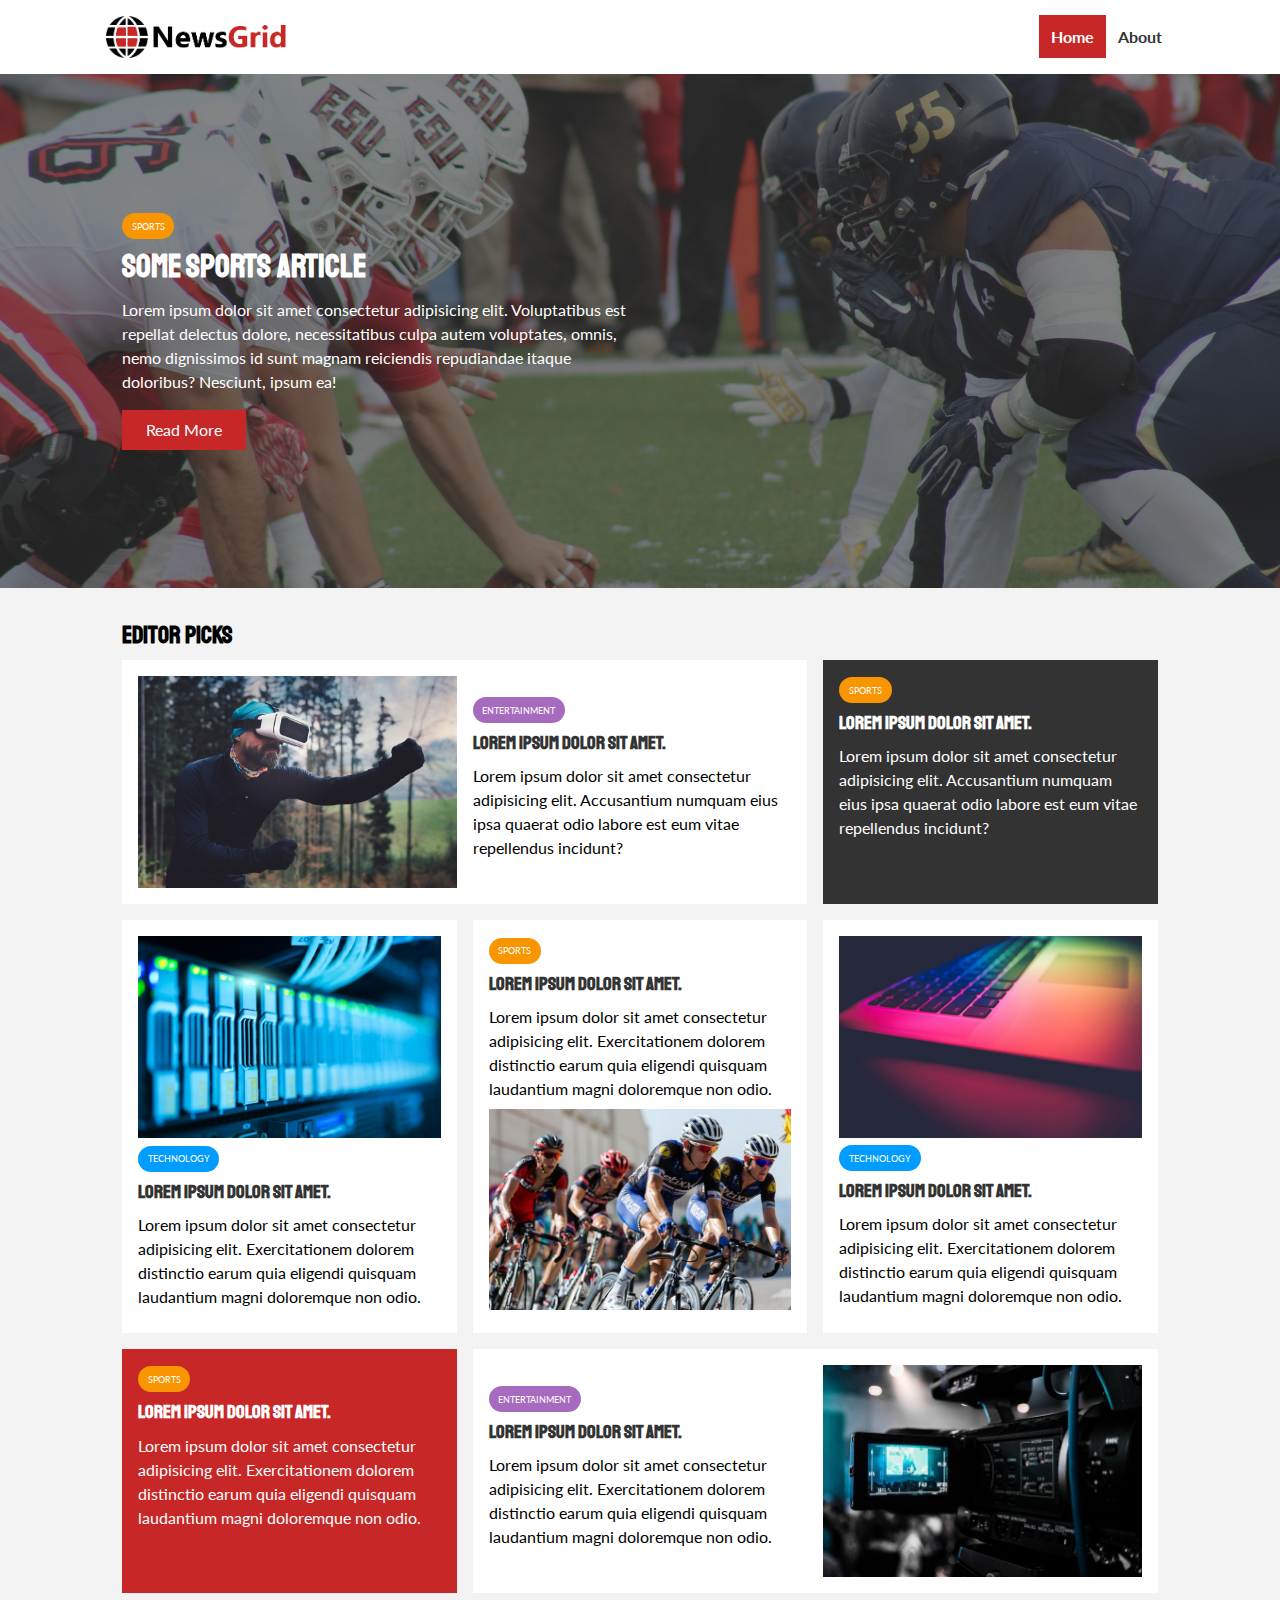
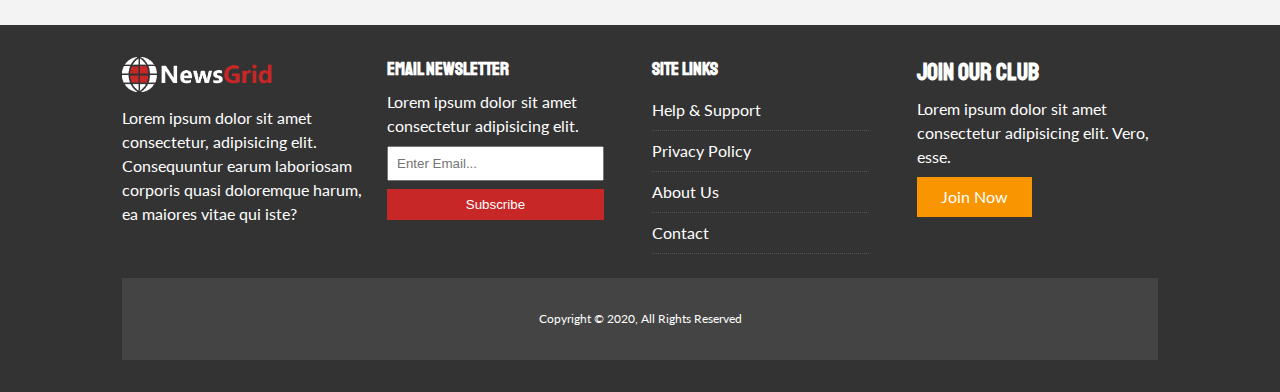
<file: index.html>
<!DOCTYPE html>
<html lang="en">

<head>
  <meta charset="UTF-8">
  <meta name="viewport" content="width=device-width, initial-scale=1.0">
  <link rel="stylesheet" href="https://cdnjs.cloudflare.com/ajax/libs/font-awesome/5.15.1/css/all.min.css"
    integrity="sha512-+4zCK9k+qNFUR5X+cKL9EIR+ZOhtIloNl9GIKS57V1MyNsYpYcUrUeQc9vNfzsWfV28IaLL3i96P9sdNyeRssA=="
    crossorigin="anonymous" />
  <link href="https://fonts.googleapis.com/css2?family=Lato:wght@400;700&family=Staatliches&display=swap"
    rel="stylesheet">
  <link rel="stylesheet" href="./css/style.css">
  <link rel="stylesheet" media="screen and (max-width: 768px)" href="./css/mobile.css">
  <link rel="shortcut icon" href="favicon.ico" type="image/x-icon">

  <title>NewsGrid | Latest News</title>
</head>

<body>
  <nav id="main-nav">
    <div class="container">
      <img src="./img/logo.png" alt="NewsGrid" class="logo">
      <div class="social">
        <a href="http://facebook.com" target="_blank"><i class="fab fa-facebook fa-2x"></i></a>
        <a href="http://twitter.com" target="_blank"><i class="fab fa-twitter fa-2x"></i></a>
        <a href="http://instagram.com" target="_blank"><i class="fab fa-instagram fa-2x"></i></a>
        <a href="http://youtube.com" target="_blank"><i class="fab fa-youtube fa-2x"></i></a>
      </div>
      <ul>
        <li><a href="index.html" class="current">Home</a></li>
        <li><a href="about.html">About</a></li>
      </ul>
    </div>
  </nav>

  <!-- Showcase -->
  <header id="showcase">
    <div class="container">
      <div class="showcase-container">
        <div class="showcase-content">
          <div class="category category-sports">Sports</div>
          <h1>Some Sports Article</h1>
          <p>Lorem ipsum dolor sit amet consectetur adipisicing elit. Voluptatibus est repellat delectus dolore,
            necessitatibus culpa autem voluptates, omnis, nemo dignissimos id sunt magnam reiciendis repudiandae itaque
            doloribus? Nesciunt, ipsum ea!</p>
          <a href="article.html" class="btn btn-primary">Read More</a>
        </div>
      </div>
    </div>
  </header>

  <!-- Home Articles -->
  <section id="home-articles" class="py-2">
    <div class="container">
      <h2>Editor Picks</h2>
      <div class="articles-container">
        <article class="card">
          <img src="./img/articles/ent1.jpg" alt="">
          <div>
            <div class="category category-ent">Entertainment</div>
            <h3>
              <a href="article.html">Lorem ipsum dolor sit amet.</a>
            </h3>
            <p>Lorem ipsum dolor sit amet consectetur adipisicing elit. Accusantium numquam eius ipsa quaerat odio
              labore est eum vitae repellendus incidunt?</p>
          </div>
        </article>

        <article class="card bg-dark">
          <div class="category category-sports">Sports</div>
          <h3>
            <a href="article.html">Lorem ipsum dolor sit amet.</a>
          </h3>
          <p>Lorem ipsum dolor sit amet consectetur adipisicing elit. Accusantium numquam eius ipsa quaerat odio
            labore est eum vitae repellendus incidunt?</p>
        </article>

        <article class="card">
          <img src="./img/articles/tech1.jpg" alt="">
          <div class="category category-tech">Technology</div>
          <h3>
            <a href="article.html">Lorem ipsum dolor sit amet.</a>
          </h3>
          <p>Lorem ipsum dolor sit amet consectetur adipisicing elit. Exercitationem dolorem distinctio earum quia
            eligendi quisquam laudantium magni doloremque non odio.</p>
        </article>

        <article class="card">
          <div class="category category-sports">Sports</div>
          <h3>
            <a href="article.html">Lorem ipsum dolor sit amet.</a>
          </h3>
          <p>Lorem ipsum dolor sit amet consectetur adipisicing elit. Exercitationem dolorem distinctio earum quia
            eligendi quisquam laudantium magni doloremque non odio.</p>
          <img src="./img/articles/sports1.jpg" alt="">
        </article>

        <article class="card">
          <img src="./img/articles/tech2.jpg" alt="">
          <div class="category category-tech">Technology</div>
          <h3>
            <a href="article.html">Lorem ipsum dolor sit amet.</a>
          </h3>
          <p>Lorem ipsum dolor sit amet consectetur adipisicing elit. Exercitationem dolorem distinctio earum quia
            eligendi quisquam laudantium magni doloremque non odio.</p>
        </article>

        <article class="card bg-primary">
          <div class="category category-sports">Sports</div>
          <h3>
            <a href="article.html">Lorem ipsum dolor sit amet.</a>
          </h3>
          <p>Lorem ipsum dolor sit amet consectetur adipisicing elit. Exercitationem dolorem distinctio earum quia
            eligendi quisquam laudantium magni doloremque non odio.</p>
        </article>

        <article class="card">
          <div>
            <div class="category category-ent">Entertainment</div>
            <h3>
              <a href="article.html">Lorem ipsum dolor sit amet.</a>
            </h3>
            <p>Lorem ipsum dolor sit amet consectetur adipisicing elit. Exercitationem dolorem distinctio earum quia
              eligendi quisquam laudantium magni doloremque non odio.</p>
          </div>
          <img src="./img/articles/ent2.jpg" alt="">
        </article>
      </div>
    </div>
  </section>

  <!-- Footer -->
  <footer id="main-footer" class="py-2">
    <div class="container footer-container">
      <div>
        <img src="./img/logo_light.png" alt="NewsGrid">
        <p>Lorem ipsum dolor sit amet consectetur, adipisicing elit. Consequuntur earum laboriosam corporis quasi
          doloremque harum, ea maiores vitae qui iste?</p>
      </div>

      <div>
        <h3>Email Newsletter</h3>
        <p>Lorem ipsum dolor sit amet consectetur adipisicing elit.</p>
        <form action="">
          <input type="email" name="" placeholder="Enter Email..." id="">
          <input type="submit" value="Subscribe" class="btn btn-primary">
        </form>
      </div>

      <div>
        <h3>Site Links</h3>
        <ul class="list">
          <li><a href="#">Help & Support</a></li>
          <li><a href="#">Privacy Policy</a></li>
          <li><a href="#">About Us</a></li>
          <li><a href="#">Contact</a></li>
        </ul>
      </div>

      <div>
        <h2>Join Our Club</h2>
        <p>Lorem ipsum dolor sit amet consectetur adipisicing elit. Vero, esse.</p>
        <a href="#" class="btn btn-secondary">Join Now</a>
      </div>

      <div>
        <p>Copyright &copy; 2020, All Rights Reserved</p>
      </div>
    </div>
  </footer>
</body>

</html>
</file>
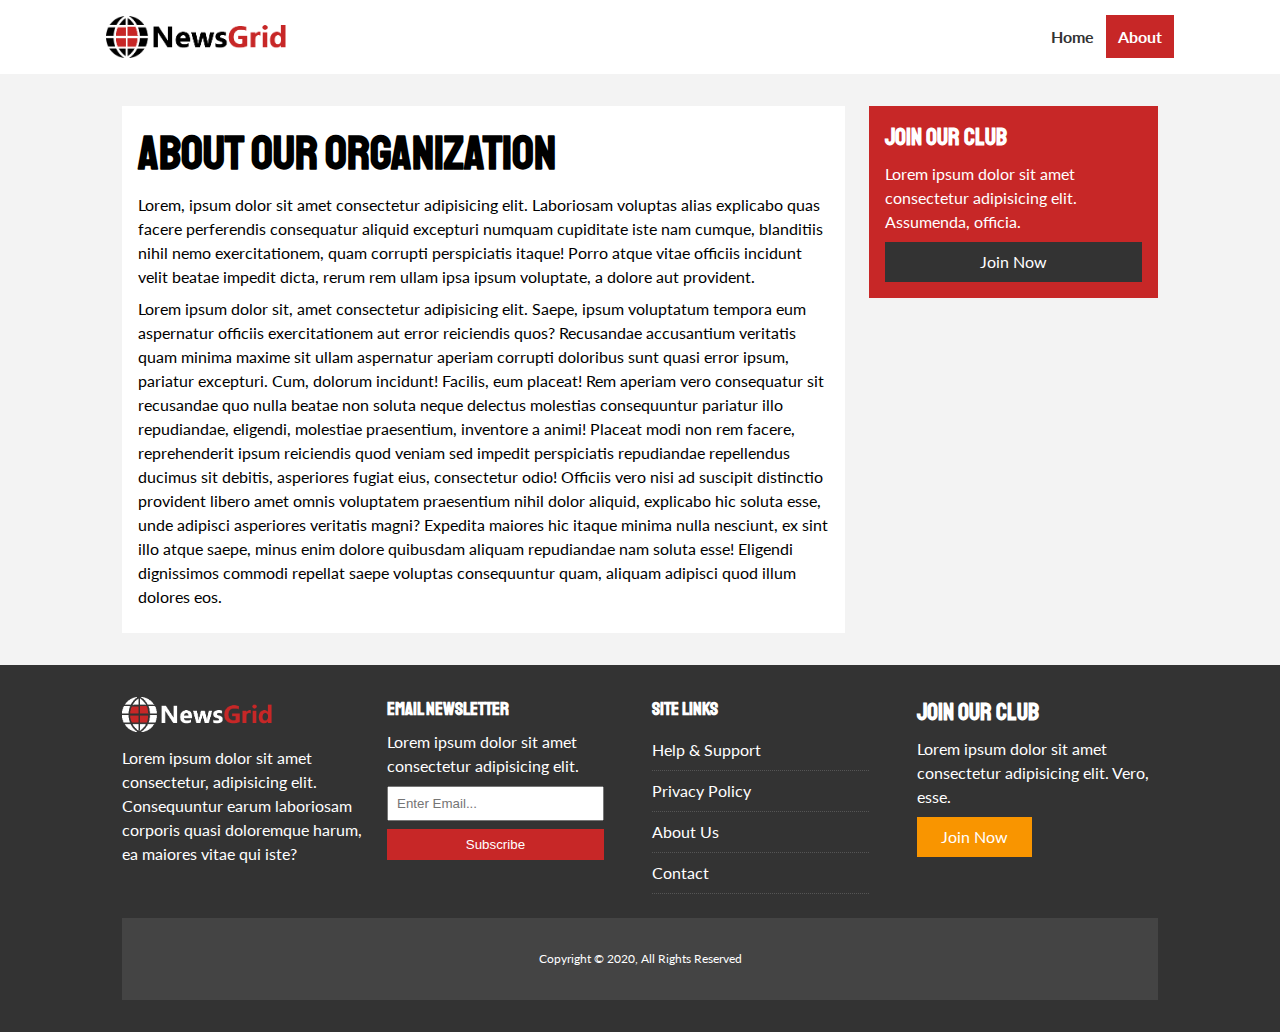
<file: about.html>
<!DOCTYPE html>
<html lang="en">

<head>
  <meta charset="UTF-8">
  <meta name="viewport" content="width=device-width, initial-scale=1.0">
  <link rel="stylesheet" href="https://cdnjs.cloudflare.com/ajax/libs/font-awesome/5.15.1/css/all.min.css"
    integrity="sha512-+4zCK9k+qNFUR5X+cKL9EIR+ZOhtIloNl9GIKS57V1MyNsYpYcUrUeQc9vNfzsWfV28IaLL3i96P9sdNyeRssA=="
    crossorigin="anonymous" />
  <link href="https://fonts.googleapis.com/css2?family=Lato:wght@400;700&family=Staatliches&display=swap"
    rel="stylesheet">
  <link rel="stylesheet" href="./css/style.css">
  <link rel="stylesheet" media="screen and (max-width: 768px)" href="./css/mobile.css">
  <link rel="shortcut icon" href="favicon.ico" type="image/x-icon">

  <title>NewsGrid | About</title>
</head>

<body>
  <nav id="main-nav">
    <div class="container">
      <img src="./img/logo.png" alt="NewsGrid" class="logo">
      <div class="social">
        <a href="http://facebook.com" target="_blank"><i class="fab fa-facebook fa-2x"></i></a>
        <a href="http://twitter.com" target="_blank"><i class="fab fa-twitter fa-2x"></i></a>
        <a href="http://instagram.com" target="_blank"><i class="fab fa-instagram fa-2x"></i></a>
        <a href="http://youtube.com" target="_blank"><i class="fab fa-youtube fa-2x"></i></a>
      </div>
      <ul>
        <li><a href="index.html">Home</a></li>
        <li><a class="current" href="about.html">About</a></li>
      </ul>
    </div>
  </nav>

  <!-- About Content -->
  <section id="about">
    <div class="container">
      <div class="page-container">
        <article class="card">
          <h1 class="l-heading">About Our Organization</h1>
          <p>Lorem, ipsum dolor sit amet consectetur adipisicing elit. Laboriosam voluptas alias explicabo quas facere
            perferendis consequatur aliquid excepturi numquam cupiditate iste nam cumque, blanditiis nihil nemo
            exercitationem, quam corrupti perspiciatis itaque! Porro atque vitae officiis incidunt velit beatae impedit
            dicta, rerum rem ullam ipsa ipsum voluptate, a dolore aut provident.</p>
          <p>Lorem ipsum dolor sit, amet consectetur adipisicing elit. Saepe, ipsum voluptatum tempora eum aspernatur
            officiis exercitationem aut error reiciendis quos? Recusandae accusantium veritatis quam minima maxime sit
            ullam aspernatur aperiam corrupti doloribus sunt quasi error ipsum, pariatur excepturi. Cum, dolorum
            incidunt! Facilis, eum placeat! Rem aperiam vero consequatur sit recusandae quo nulla beatae non soluta
            neque delectus molestias consequuntur pariatur illo repudiandae, eligendi, molestiae praesentium, inventore
            a animi! Placeat modi non rem facere, reprehenderit ipsum reiciendis quod veniam sed impedit perspiciatis
            repudiandae repellendus ducimus sit debitis, asperiores fugiat eius, consectetur odio! Officiis vero nisi ad
            suscipit distinctio provident libero amet omnis voluptatem praesentium nihil dolor aliquid, explicabo hic
            soluta esse, unde adipisci asperiores veritatis magni? Expedita maiores hic itaque minima nulla nesciunt, ex
            sint illo atque saepe, minus enim dolore quibusdam aliquam repudiandae nam soluta esse! Eligendi dignissimos
            commodi repellat saepe voluptas consequuntur quam, aliquam adipisci quod illum dolores eos.</p>
        </article>
        <aside class="card bg-primary">
          <h2>Join Our Club</h2>
          <p>Lorem ipsum dolor sit amet consectetur adipisicing elit. Assumenda, officia.</p>
          <a href="#" class="btn btn-dark btn-block">Join Now</a>
        </aside>
      </div>
    </div>
  </section>

  <!-- Footer -->
  <footer id="main-footer" class="py-2">
    <div class="container footer-container">
      <div>
        <img src="./img/logo_light.png" alt="NewsGrid">
        <p>Lorem ipsum dolor sit amet consectetur, adipisicing elit. Consequuntur earum laboriosam corporis quasi
          doloremque harum, ea maiores vitae qui iste?</p>
      </div>

      <div>
        <h3>Email Newsletter</h3>
        <p>Lorem ipsum dolor sit amet consectetur adipisicing elit.</p>
        <form action="">
          <input type="email" name="" placeholder="Enter Email..." id="">
          <input type="submit" value="Subscribe" class="btn btn-primary">
        </form>
      </div>

      <div>
        <h3>Site Links</h3>
        <ul class="list">
          <li><a href="#">Help & Support</a></li>
          <li><a href="#">Privacy Policy</a></li>
          <li><a href="#">About Us</a></li>
          <li><a href="#">Contact</a></li>
        </ul>
      </div>

      <div>
        <h2>Join Our Club</h2>
        <p>Lorem ipsum dolor sit amet consectetur adipisicing elit. Vero, esse.</p>
        <a href="#" class="btn btn-secondary">Join Now</a>
      </div>

      <div>
        <p>Copyright &copy; 2020, All Rights Reserved</p>
      </div>
    </div>
  </footer>
</body>

</html>
</file>
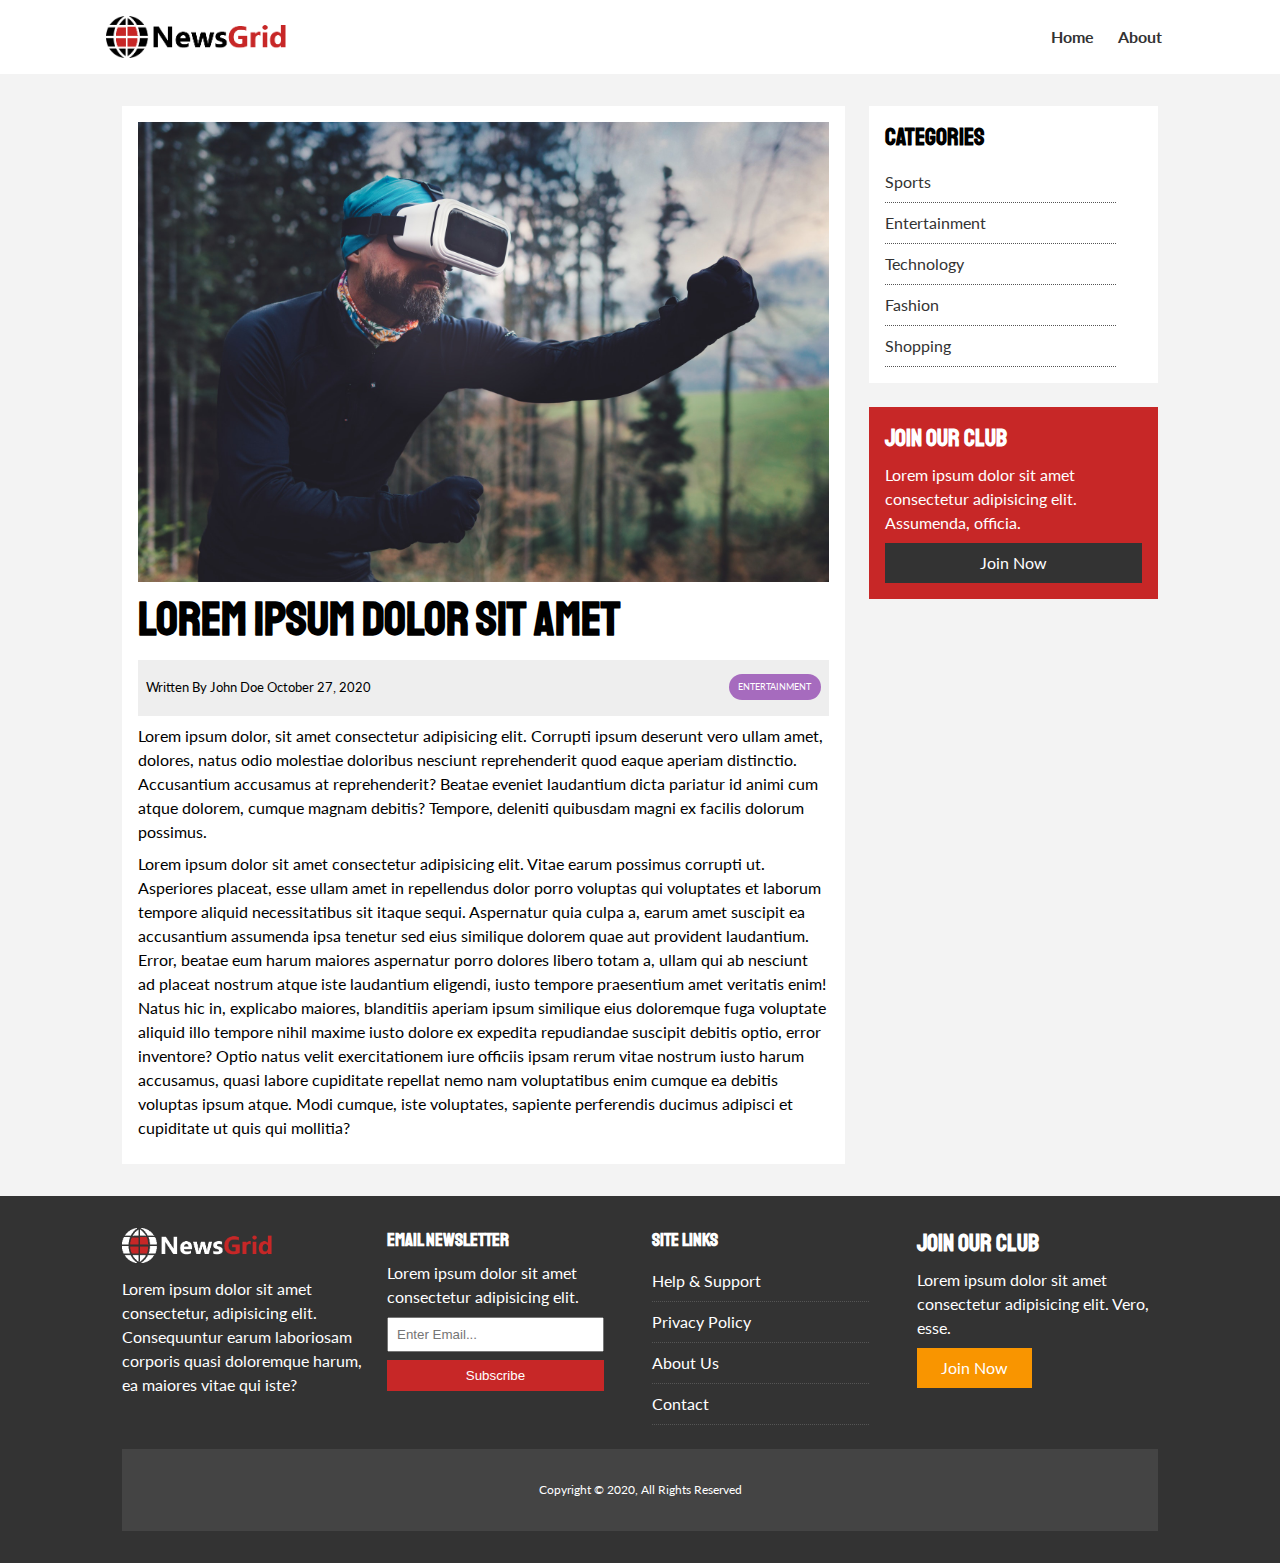
<file: article.html>
<!DOCTYPE html>
<html lang="en">

<head>
  <meta charset="UTF-8">
  <meta name="viewport" content="width=device-width, initial-scale=1.0">
  <link rel="stylesheet" href="https://cdnjs.cloudflare.com/ajax/libs/font-awesome/5.15.1/css/all.min.css"
    integrity="sha512-+4zCK9k+qNFUR5X+cKL9EIR+ZOhtIloNl9GIKS57V1MyNsYpYcUrUeQc9vNfzsWfV28IaLL3i96P9sdNyeRssA=="
    crossorigin="anonymous" />
  <link href="https://fonts.googleapis.com/css2?family=Lato:wght@400;700&family=Staatliches&display=swap"
    rel="stylesheet">
  <link rel="stylesheet" href="./css/style.css">
  <link rel="stylesheet" media="screen and (max-width: 768px)" href="./css/mobile.css">
  <link rel="shortcut icon" href="favicon.ico" type="image/x-icon">

  <title>NewsGrid | Latest News</title>
</head>

<body>
  <nav id="main-nav">
    <div class="container">
      <img src="./img/logo.png" alt="NewsGrid" class="logo">
      <div class="social">
        <a href="http://facebook.com" target="_blank"><i class="fab fa-facebook fa-2x"></i></a>
        <a href="http://twitter.com" target="_blank"><i class="fab fa-twitter fa-2x"></i></a>
        <a href="http://instagram.com" target="_blank"><i class="fab fa-instagram fa-2x"></i></a>
        <a href="http://youtube.com" target="_blank"><i class="fab fa-youtube fa-2x"></i></a>
      </div>
      <ul>
        <li><a href="index.html">Home</a></li>
        <li><a href="about.html">About</a></li>
      </ul>
    </div>
  </nav>

  <!-- Article Content -->
  <section id="article">
    <div class="container">
      <div class="page-container">
        <article class="card">
          <img src="./img/articles/ent1.jpg" alt="">
          <h1 class="l-heading">Lorem ipsum dolor sit amet</h1>
          <div class="meta">
            <small>
              <i class="fas fa-user"></i> Written By John Doe October 27, 2020
            </small>
            <div class="category category-ent">Entertainment</div>
          </div>
          <p>Lorem ipsum dolor, sit amet consectetur adipisicing elit. Corrupti ipsum deserunt vero ullam amet, dolores,
            natus odio molestiae doloribus nesciunt reprehenderit quod eaque aperiam distinctio. Accusantium accusamus
            at reprehenderit? Beatae eveniet laudantium dicta pariatur id animi cum atque dolorem, cumque magnam
            debitis? Tempore, deleniti quibusdam magni ex facilis dolorum possimus.</p>
          <p>Lorem ipsum dolor sit amet consectetur adipisicing elit. Vitae earum possimus corrupti ut. Asperiores
            placeat, esse ullam amet in repellendus dolor porro voluptas qui voluptates et laborum tempore aliquid
            necessitatibus sit itaque sequi. Aspernatur quia culpa a, earum amet suscipit ea accusantium assumenda ipsa
            tenetur sed eius similique dolorem quae aut provident laudantium. Error, beatae eum harum maiores aspernatur
            porro dolores libero totam a, ullam qui ab nesciunt ad placeat nostrum atque iste laudantium eligendi, iusto
            tempore praesentium amet veritatis enim! Natus hic in, explicabo maiores, blanditiis aperiam ipsum similique
            eius doloremque fuga voluptate aliquid illo tempore nihil maxime iusto dolore ex expedita repudiandae
            suscipit debitis optio, error inventore? Optio natus velit exercitationem iure officiis ipsam rerum vitae
            nostrum iusto harum accusamus, quasi labore cupiditate repellat nemo nam voluptatibus enim cumque ea debitis
            voluptas ipsum atque. Modi cumque, iste voluptates, sapiente perferendis ducimus adipisci et cupiditate ut
            quis qui mollitia?</p>
        </article>

        <aside id="categories" class="card">
          <h2>Categories</h2>
          <ul class="list">
            <li><a href="#"><i class="fas fa-chevron-right"></i> Sports</a></li>
            <li><a href="#"><i class="fas fa-chevron-right"></i> Entertainment</a></li>
            <li><a href="#"><i class="fas fa-chevron-right"></i> Technology</a></li>
            <li><a href="#"><i class="fas fa-chevron-right"></i> Fashion</a></li>
            <li><a href="#"><i class="fas fa-chevron-right"></i> Shopping</a></li>
          </ul>
        </aside>

        <aside class="card bg-primary">
          <h2>Join Our Club</h2>
          <p>Lorem ipsum dolor sit amet consectetur adipisicing elit. Assumenda, officia.</p>
          <a href="#" class="btn btn-dark btn-block">Join Now</a>
        </aside>
      </div>
    </div>
  </section>

  <!-- Footer -->
  <footer id="main-footer" class="py-2">
    <div class="container footer-container">
      <div>
        <img src="./img/logo_light.png" alt="NewsGrid">
        <p>Lorem ipsum dolor sit amet consectetur, adipisicing elit. Consequuntur earum laboriosam corporis quasi
          doloremque harum, ea maiores vitae qui iste?</p>
      </div>

      <div>
        <h3>Email Newsletter</h3>
        <p>Lorem ipsum dolor sit amet consectetur adipisicing elit.</p>
        <form action="">
          <input type="email" name="" placeholder="Enter Email..." id="">
          <input type="submit" value="Subscribe" class="btn btn-primary">
        </form>
      </div>

      <div>
        <h3>Site Links</h3>
        <ul class="list">
          <li><a href="#">Help & Support</a></li>
          <li><a href="#">Privacy Policy</a></li>
          <li><a href="#">About Us</a></li>
          <li><a href="#">Contact</a></li>
        </ul>
      </div>

      <div>
        <h2>Join Our Club</h2>
        <p>Lorem ipsum dolor sit amet consectetur adipisicing elit. Vero, esse.</p>
        <a href="#" class="btn btn-secondary">Join Now</a>
      </div>

      <div>
        <p>Copyright &copy; 2020, All Rights Reserved</p>
      </div>
    </div>
  </footer>
</body>

</html>
</file>
<file: css/style.css>
:root {
  --primary-color: #c72727;
  --secondary-color: #f99500;
  --light-color: #f3f3f3;
  --dark-color: #333;
  --max-width: 1100px;
}

.category {
  --sports-color: #f99500;
  --ent-color: #a66bbe;
  --tech-color: #009cff;
}

* {
  margin: 0;
  padding: 0;
  box-sizing: border-box;
}

body {
  font-family: 'Lato', sans-serif;
  line-height: 1.5;
  background: var(--light-color);
}

a {
  color: #333;
  text-decoration: none;
}

ul {
  list-style: none;
}

p {
  margin: .5rem 0;
}

img {
  width: 100%;
}

h1, h2, h3, h4, h5, h6 {
  font-family: 'Staatliches', cursive;
  margin-bottom: .55rem;
  line-height: 1.3;
}

/* Utility */
.container {
  max-width: var(--max-width);
  margin: auto;
  padding: 0 2rem;
  overflow: hidden;
}

.category {
  display: inline-block;
  color: #fff;
  font-size: 0.55rem;
  text-transform: uppercase;
  padding: 0.4rem 0.6rem;
  border-radius: 15px;
  margin-bottom: 0.5rem;
}

.category-sports { background: var(--sports-color) }
.category-ent { background: var(--ent-color) }
.category-tech { background: var(--tech-color) }

.btn {
  display: inline-block;
  border: none;
  background: var(--dark-color);
  color: #fff;
  padding: 0.5rem 1.5rem;
}

.btn-light { background: var(--light-color) }
.btn-primary { background: var(--primary-color) }
.btn-secondary { background: var(--secondary-color) }

.btn-block {
  display: block;
  width: 100%;
  text-align: center;
}

.btn:hover {
  opacity: 0.9;
}

.card {
  background: #fff;
  padding: 1rem;
}

.bg-dark {
  background: var(--dark-color);
  color: #fff;
}

.bg-primary {
  background: var(--primary-color);
  color: #fff;
}

.bg-secondary {
  background: var(--secondary-color);
  color: #fff;
}

.bg-dark h1,
.bg-dark h2,
.bg-dark h3,
.bg-dark a,
.bg-primary h1,
.bg-primary h2,
.bg-primary h3,
.bg-primary a,
.bg-secondary h1,
.bg-secondary h2,
.bg-secondary h3,
.bg-secondary a {
  color: #fff;
}

.py-1 { padding: 1.5rem 0 }
.py-2 { padding: 2rem 0 }
.py-3 { padding: 3rem 0 }
.p-1 { padding: 1.5rem }
.p-2 { padding: 2rem }
.p-3 { padding: 3rem }

.l-heading {
  font-size: 3rem;
}

.list li {
  padding: .5rem 0;
  border-bottom: 1px dotted #555;
  width: 90%;
}

/* Inner page grid container */
.page-container {
  display: grid;
  grid-template-columns: 5fr 2fr;
  margin: 2rem 0;
  grid-gap: 1.5rem;
}

.page-container > *:first-child {
  grid-row: 1 / span 3;
}

/* Navigation */
#main-nav {
  background: #fff;
  position: sticky;
  top: 0;
  z-index: 2;
}

#main-nav .container {
  display: grid;
  grid-template-columns: 6fr 3fr 2fr;
  padding: 1rem;
  align-items: center;
}

#main-nav .logo {
  width: 180px;
}

#main-nav ul {
  justify-self: end;
  display: flex;
}

#main-nav ul li a {
  padding: 0.75rem;
  font-weight: bold;
}

#main-nav ul li a.current {
  background: var(--primary-color);
  color: #fff;
}

#main-nav ul li a:hover {
  background: var(--light-color);
  color: var(--dark-color);
}

#main-nav .social {
  justify-self: center;
}

#main-nav .social i {
  color: #777;
  margin-right: .5rem;
}

/* Showcase */
#showcase {
  color: #fff;
  background: #333;
  padding: 2rem;
  position: relative;
}

#showcase:before {
  content: '';
  background: url('../img/featured.jpg') no-repeat center center/cover;
  position: absolute;
  top: 0;
  left: 0;
  width: 100%;
  height: 100%;
  opacity: 0.4;
}

#showcase .showcase-container {
  display: grid;
  grid-template-columns: repeat(2, 1fr);
  justify-content: center;
  align-items: center;
  height: 50vh;
}

#showcase .showcase-content {
  z-index: 1;
}

#showcase .showcase-content p {
  margin-bottom: 1rem;
}

/* Home Articles */
#home-articles .articles-container {
  display: grid;
  grid-template-columns: repeat(3, 1fr);
  grid-gap: 1rem;
}

#home-articles .articles-container > *:first-child,
#home-articles .articles-container > *:last-child {
  display: grid;
  grid-template-columns: repeat(2, 1fr);
  grid-gap: 1rem;
  align-items: center;
  grid-column: 1 / span 2;
}

#home-articles .articles-container > *:last-child {
  grid-column: 2 / span 2;
}

#article .meta {
  display: flex;
  justify-content: space-between;
  align-items: center;
  background: #eee;
  padding: 0.5rem;
}

#article .meta .category {
  margin-top: 0.4rem;
}

/* Footer */
#main-footer {
  background: var(--dark-color);
  color: #fff;
}

#main-footer img {
  width: 150px;
}

#main-footer a {
  color: #fff;
}

#main-footer .footer-container {
  display: grid;
  grid-template-columns: repeat(4, 1fr);
  grid-gap: 1.5rem;
}

#main-footer .footer-container > *:last-child {
  background: #444;
  grid-column: 1 / span 4;
  padding: 1.5rem;
  text-align: center;
  font-size: 0.75rem;
}

#main-footer .footer-container input[type='email'] {
  width: 90%;
  padding: 0.5rem;
  margin-bottom: 0.5rem;
}

#main-footer .footer-container input[type='submit'] {
  width: 90%;
}
</file>
<file: css/mobile.css>
/* Navigation */
#main-nav .social {
  display: none;
}

#home-articles .articles-container {
  grid-template-columns: repeat(2, 1fr);
}

#home-articles .articles-container > *:first-child,
#home-articles .articles-container > *:last-child {
  grid-template-columns: 1fr;
  grid-column: 1;
}

@media(max-width: 600px) {
  #main-nav .container {
    grid-template-columns: 1fr;
    grid-gap: 1.2rem;
  }

  #main-nav ul,
  #main-nav .logo {
    justify-self: center;
  }

  #main-nav ul li a {
    padding: 0.5rem;
  }

  #showcase .showcase-container {
    grid-template-columns: 1fr;
    height: 80vh;
  }

  #home-articles .articles-container,
  #home-articles .articles-container > *:first-child,
  #home-articles .articles-container > *:last-child,
  #main-footer .footer-container,
  #main-footer .footer-container > *:last-child {
    grid-template-columns: 1fr;
    grid-column: 1;
  }

  .page-container,
  .page-container > *:first-child {
    grid-template-columns: 1fr;
    grid-row: 1;
    text-align: center;
  }

  .l-heading {
    font-size: 2rem;
  }

  #main-footer .footer-container > * {
    border-bottom: 1px dotted #444;
    padding-bottom: 1rem;
  }

  #main-footer .footer-container > *:nth-of-type(n + 3) {
    border: none;
  }

}
</file>
